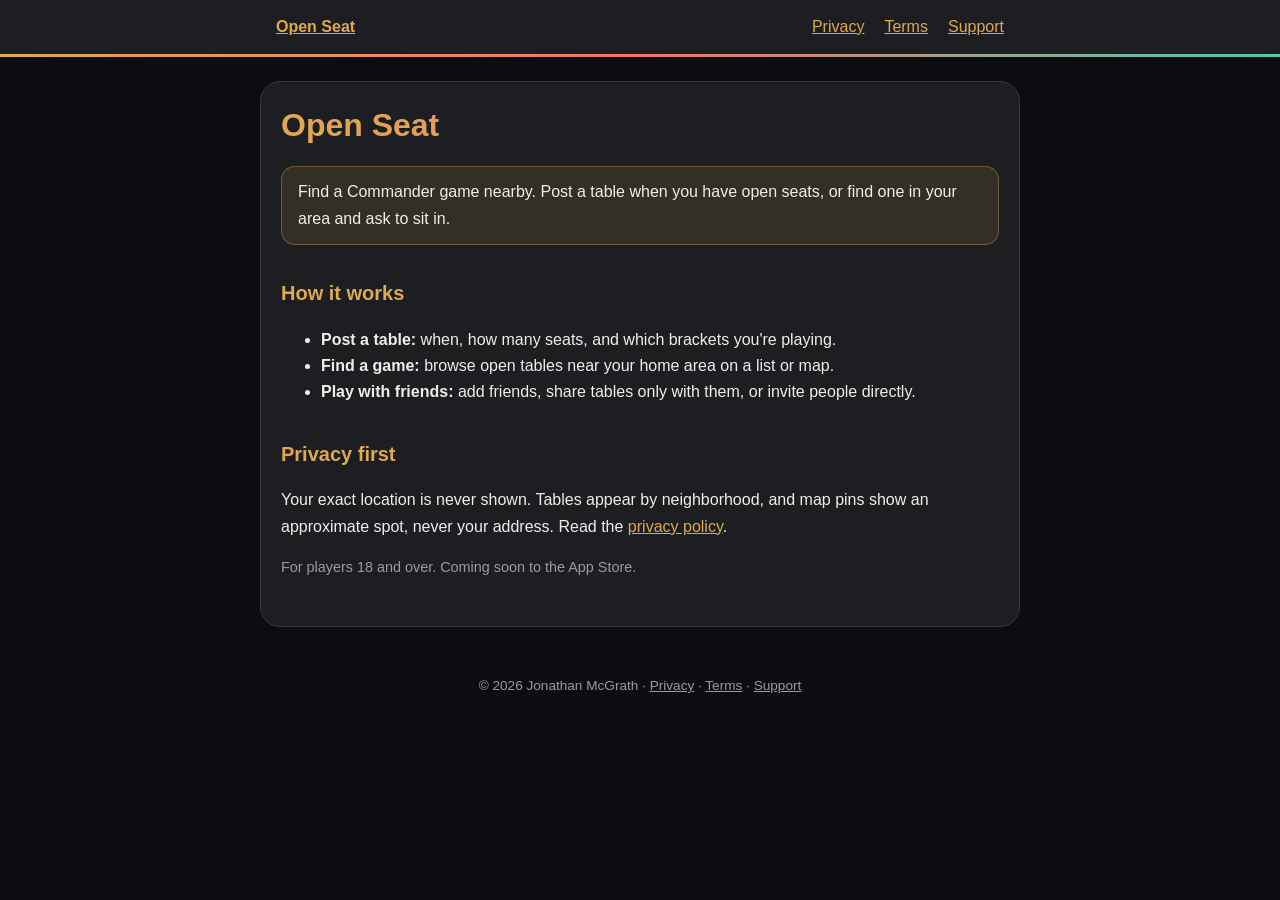
<file: index.html>
<!doctype html>
<html lang="en">
<head>
  <meta charset="utf-8">
  <meta name="viewport" content="width=device-width, initial-scale=1">
  <title>Open Seat</title>
  <meta name="description" content="Find a Commander game nearby.">
  <link rel="stylesheet" href="style.css">
</head>
<body>
  <header>
    <nav>
      <a class="brand" href="index.html">Open Seat</a>
      <a href="privacy.html">Privacy</a>
      <a href="terms.html">Terms</a>
      <a href="support.html">Support</a>
    </nav>
  </header>
  <main>
    <h1>Open Seat</h1>
    <p class="lead">Find a Commander game nearby. Post a table when you have open seats, or find one in your area and ask to sit in.</p>

    <h2>How it works</h2>
    <ul>
      <li><strong>Post a table:</strong> when, how many seats, and which brackets you're playing.</li>
      <li><strong>Find a game:</strong> browse open tables near your home area on a list or map.</li>
      <li><strong>Play with friends:</strong> add friends, share tables only with them, or invite people directly.</li>
    </ul>

    <h2>Privacy first</h2>
    <p>Your exact location is never shown. Tables appear by neighborhood, and map pins show an approximate spot, never your address. Read the <a href="privacy.html">privacy policy</a>.</p>

    <p class="muted">For players 18 and over. Coming soon to the App Store.</p>
  </main>
  <footer>
    &copy; 2026 Jonathan McGrath &middot;
    <a href="privacy.html">Privacy</a> &middot;
    <a href="terms.html">Terms</a> &middot;
    <a href="support.html">Support</a>
  </footer>
</body>
</html>
</file>
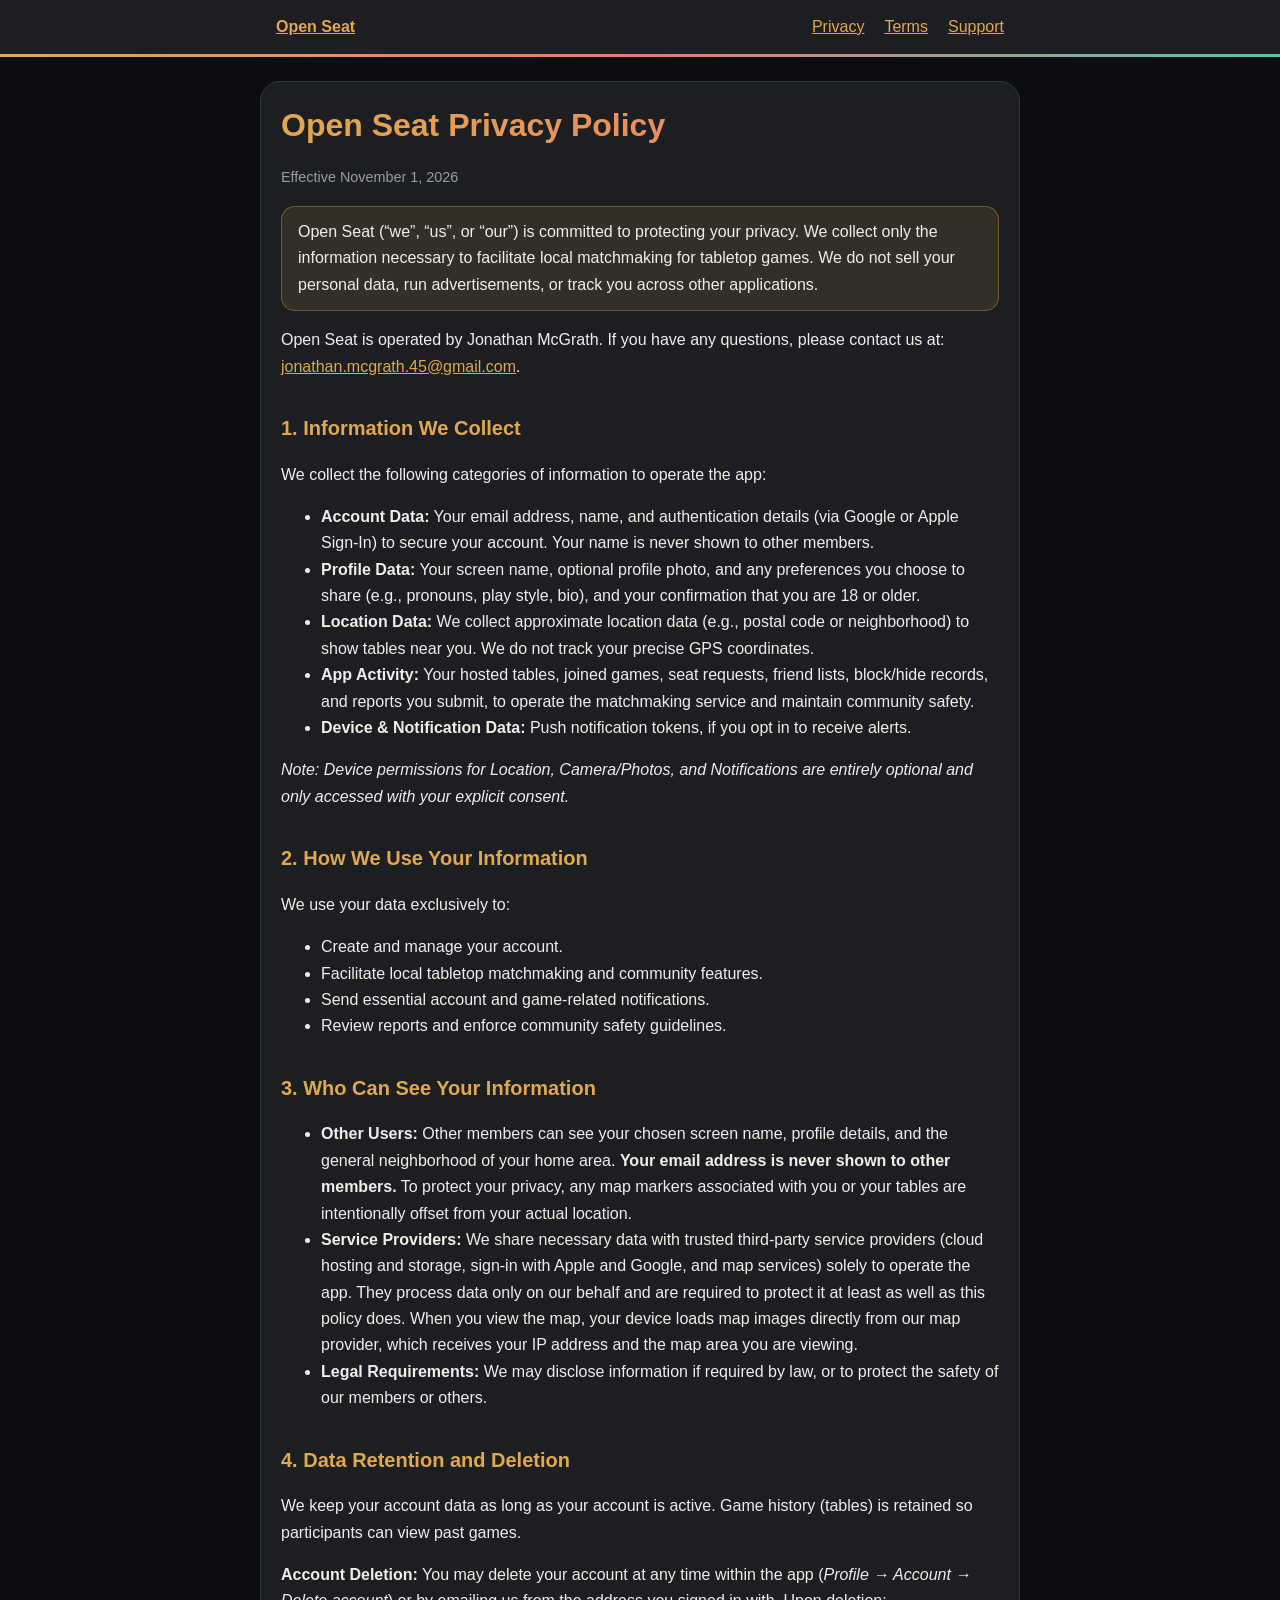
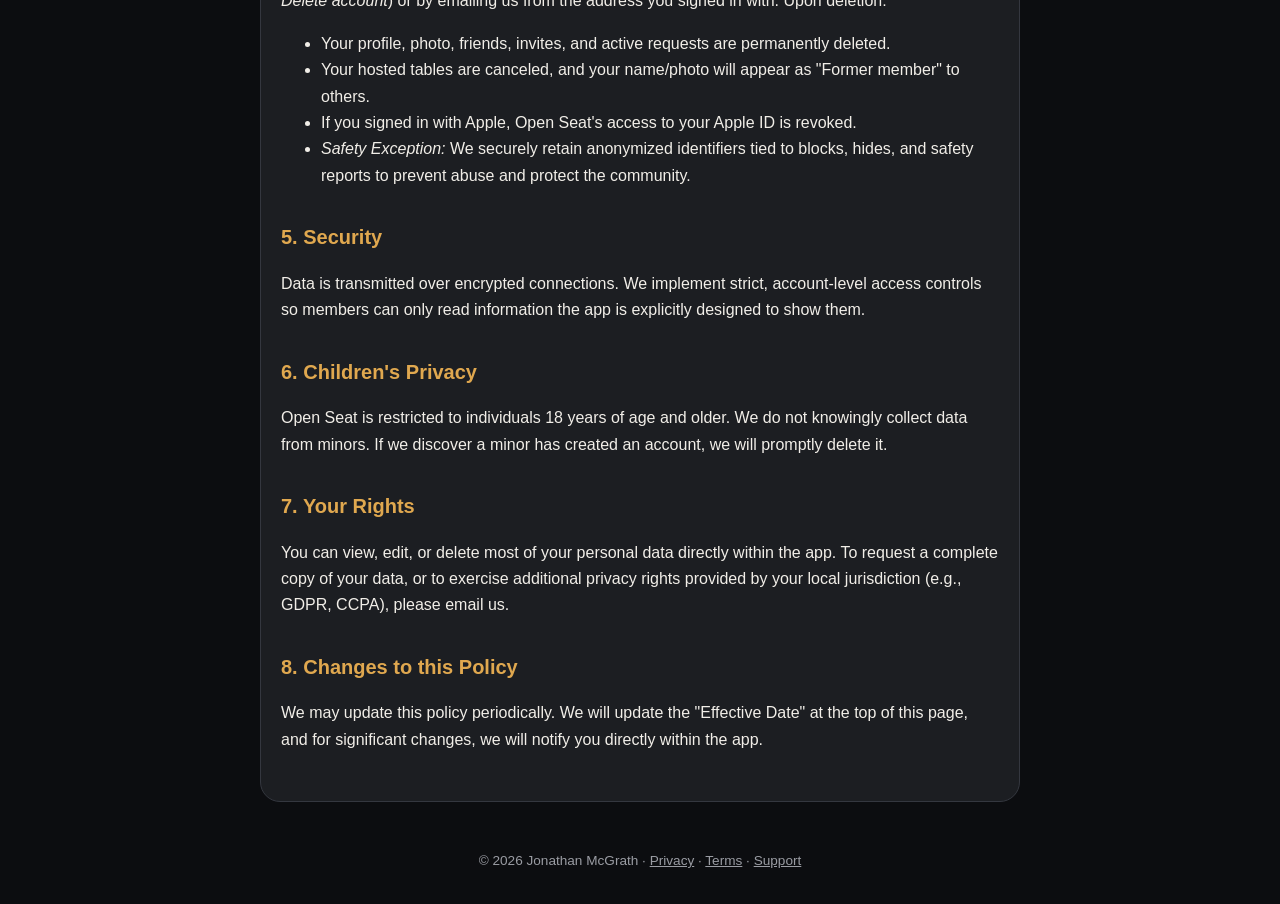
<file: privacy.html>
<!doctype html>
<html lang="en">
<head>
  <meta charset="utf-8">
  <meta name="viewport" content="width=device-width, initial-scale=1">
  <title>Privacy Policy · Open Seat</title>
  <link rel="stylesheet" href="style.css">
</head>
<body>
  <header>
    <nav>
      <a class="brand" href="index.html">Open Seat</a>
      <a href="privacy.html">Privacy</a>
      <a href="terms.html">Terms</a>
      <a href="support.html">Support</a>
    </nav>
  </header>
  <main>
    <h1>Open Seat Privacy Policy</h1>
    <p class="muted">Effective November 1, 2026</p>

    <p class="lead">Open Seat (“we”, “us”, or “our”) is committed to protecting your privacy. We collect only the information necessary to facilitate local matchmaking for tabletop games. We do not sell your personal data, run advertisements, or track you across other applications.</p>

    <p>Open Seat is operated by Jonathan McGrath. If you have any questions, please contact us at: <a href="mailto:jonathan.mcgrath.45@gmail.com">jonathan.mcgrath.45@gmail.com</a>.</p>

    <h2>1. Information We Collect</h2>
    <p>We collect the following categories of information to operate the app:</p>
    <ul>
      <li><strong>Account Data:</strong> Your email address, name, and authentication details (via Google or Apple Sign-In) to secure your account. Your name is never shown to other members.</li>
      <li><strong>Profile Data:</strong> Your screen name, optional profile photo, and any preferences you choose to share (e.g., pronouns, play style, bio), and your confirmation that you are 18 or older.</li>
      <li><strong>Location Data:</strong> We collect approximate location data (e.g., postal code or neighborhood) to show tables near you. We do not track your precise GPS coordinates.</li>
      <li><strong>App Activity:</strong> Your hosted tables, joined games, seat requests, friend lists, block/hide records, and reports you submit, to operate the matchmaking service and maintain community safety.</li>
      <li><strong>Device &amp; Notification Data:</strong> Push notification tokens, if you opt in to receive alerts.</li>
    </ul>
    <p><em>Note: Device permissions for Location, Camera/Photos, and Notifications are entirely optional and only accessed with your explicit consent.</em></p>

    <h2>2. How We Use Your Information</h2>
    <p>We use your data exclusively to:</p>
    <ul>
      <li>Create and manage your account.</li>
      <li>Facilitate local tabletop matchmaking and community features.</li>
      <li>Send essential account and game-related notifications.</li>
      <li>Review reports and enforce community safety guidelines.</li>
    </ul>

    <h2>3. Who Can See Your Information</h2>
    <ul>
      <li><strong>Other Users:</strong> Other members can see your chosen screen name, profile details, and the general neighborhood of your home area. <strong>Your email address is never shown to other members.</strong> To protect your privacy, any map markers associated with you or your tables are intentionally offset from your actual location.</li>
      <li><strong>Service Providers:</strong> We share necessary data with trusted third-party service providers (cloud hosting and storage, sign-in with Apple and Google, and map services) solely to operate the app. They process data only on our behalf and are required to protect it at least as well as this policy does. When you view the map, your device loads map images directly from our map provider, which receives your IP address and the map area you are viewing.</li>
      <li><strong>Legal Requirements:</strong> We may disclose information if required by law, or to protect the safety of our members or others.</li>
    </ul>

    <h2 id="deleting-your-account">4. Data Retention and Deletion</h2>
    <p>We keep your account data as long as your account is active. Game history (tables) is retained so participants can view past games.</p>
    <p><strong>Account Deletion:</strong> You may delete your account at any time within the app (<em>Profile → Account → Delete account</em>) or by emailing us from the address you signed in with. Upon deletion:</p>
    <ul>
      <li>Your profile, photo, friends, invites, and active requests are permanently deleted.</li>
      <li>Your hosted tables are canceled, and your name/photo will appear as "Former member" to others.</li>
      <li>If you signed in with Apple, Open Seat's access to your Apple ID is revoked.</li>
      <li><em>Safety Exception:</em> We securely retain anonymized identifiers tied to blocks, hides, and safety reports to prevent abuse and protect the community.</li>
    </ul>

    <h2>5. Security</h2>
    <p>Data is transmitted over encrypted connections. We implement strict, account-level access controls so members can only read information the app is explicitly designed to show them.</p>

    <h2>6. Children's Privacy</h2>
    <p>Open Seat is restricted to individuals 18 years of age and older. We do not knowingly collect data from minors. If we discover a minor has created an account, we will promptly delete it.</p>

    <h2>7. Your Rights</h2>
    <p>You can view, edit, or delete most of your personal data directly within the app. To request a complete copy of your data, or to exercise additional privacy rights provided by your local jurisdiction (e.g., GDPR, CCPA), please email us.</p>

    <h2>8. Changes to this Policy</h2>
    <p>We may update this policy periodically. We will update the "Effective Date" at the top of this page, and for significant changes, we will notify you directly within the app.</p>
  </main>
  <footer>
    &copy; 2026 Jonathan McGrath &middot;
    <a href="privacy.html">Privacy</a> &middot;
    <a href="terms.html">Terms</a> &middot;
    <a href="support.html">Support</a>
  </footer>
</body>
</html>
</file>
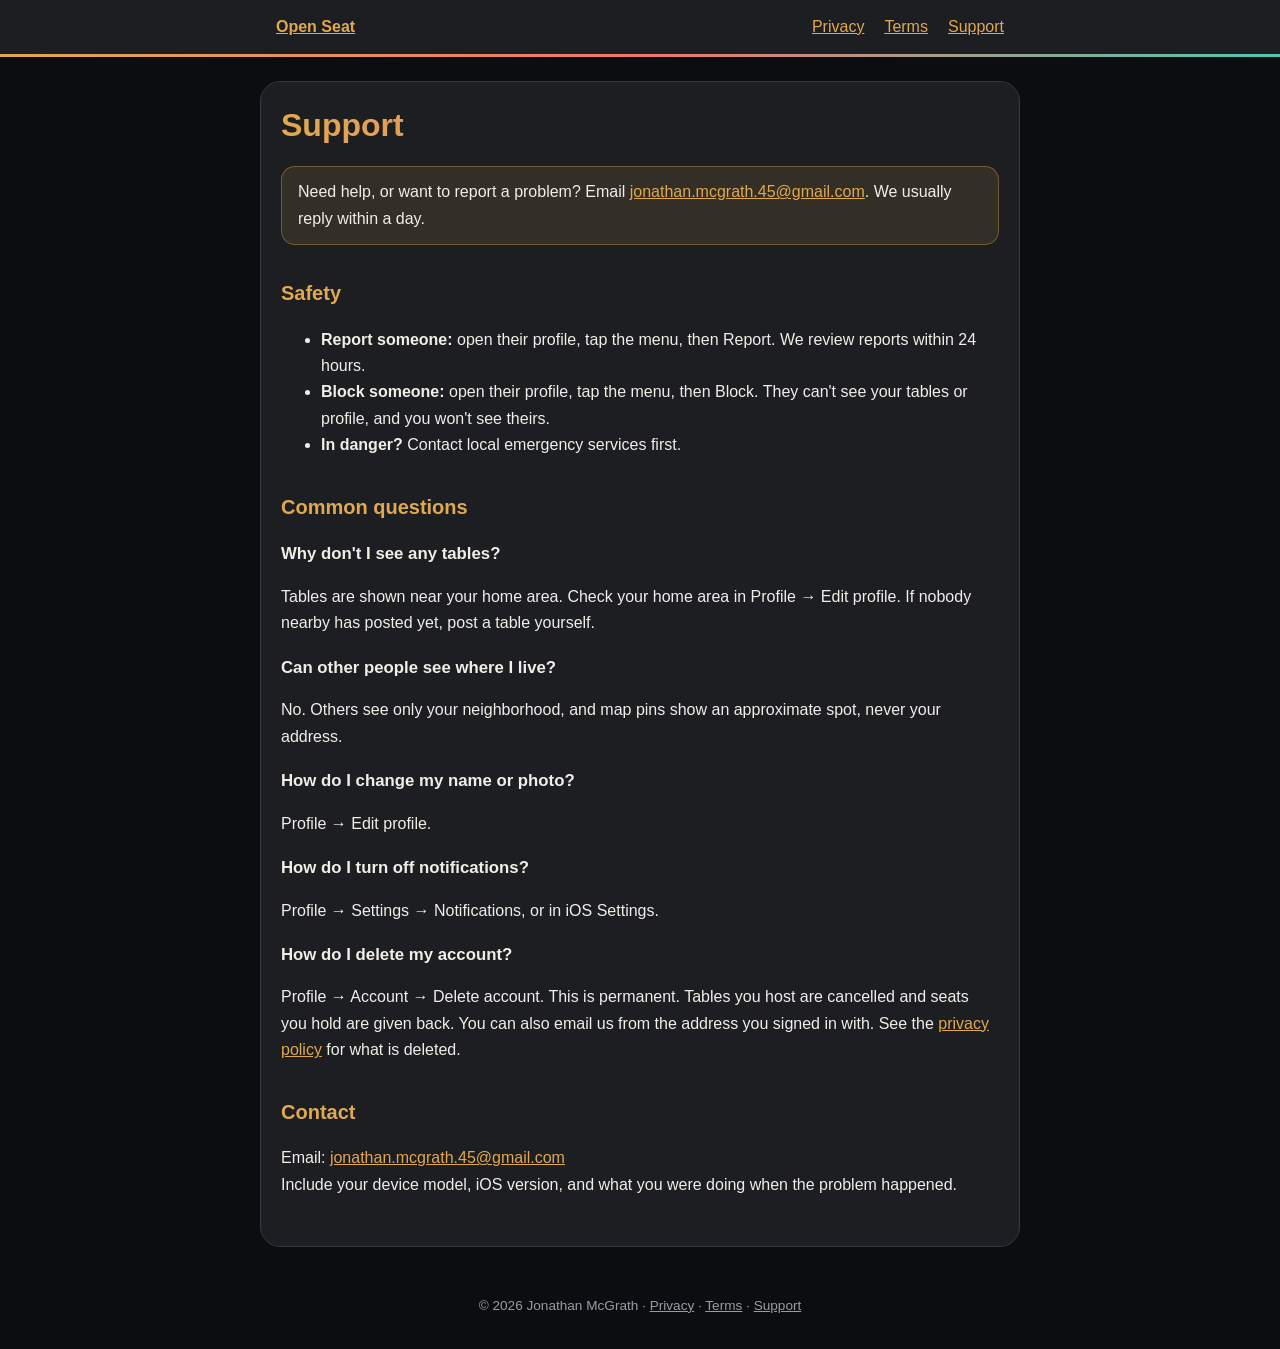
<file: support.html>
<!doctype html>
<html lang="en">
<head>
  <meta charset="utf-8">
  <meta name="viewport" content="width=device-width, initial-scale=1">
  <title>Support · Open Seat</title>
  <link rel="stylesheet" href="style.css">
</head>
<body>
  <header>
    <nav>
      <a class="brand" href="index.html">Open Seat</a>
      <a href="privacy.html">Privacy</a>
      <a href="terms.html">Terms</a>
      <a href="support.html">Support</a>
    </nav>
  </header>
  <main>
    <h1>Support</h1>
    <p class="lead">Need help, or want to report a problem? Email <a href="mailto:jonathan.mcgrath.45@gmail.com">jonathan.mcgrath.45@gmail.com</a>. We usually reply within a day.</p>

    <h2>Safety</h2>
    <ul>
      <li><strong>Report someone:</strong> open their profile, tap the menu, then Report. We review reports within 24 hours.</li>
      <li><strong>Block someone:</strong> open their profile, tap the menu, then Block. They can't see your tables or profile, and you won't see theirs.</li>
      <li><strong>In danger?</strong> Contact local emergency services first.</li>
    </ul>

    <h2>Common questions</h2>

    <h3>Why don't I see any tables?</h3>
    <p>Tables are shown near your home area. Check your home area in Profile → Edit profile. If nobody nearby has posted yet, post a table yourself.</p>

    <h3>Can other people see where I live?</h3>
    <p>No. Others see only your neighborhood, and map pins show an approximate spot, never your address.</p>

    <h3>How do I change my name or photo?</h3>
    <p>Profile → Edit profile.</p>

    <h3>How do I turn off notifications?</h3>
    <p>Profile → Settings → Notifications, or in iOS Settings.</p>

    <h3>How do I delete my account?</h3>
    <p>Profile → Account → Delete account. This is permanent. Tables you host are cancelled and seats you hold are given back. You can also email us from the address you signed in with. See the <a href="privacy.html#deleting-your-account">privacy policy</a> for what is deleted.</p>

    <h2>Contact</h2>
    <p>Email: <a href="mailto:jonathan.mcgrath.45@gmail.com">jonathan.mcgrath.45@gmail.com</a><br>
    Include your device model, iOS version, and what you were doing when the problem happened.</p>
  </main>
  <footer>
    &copy; 2026 Jonathan McGrath &middot;
    <a href="privacy.html">Privacy</a> &middot;
    <a href="terms.html">Terms</a> &middot;
    <a href="support.html">Support</a>
  </footer>
</body>
</html>
</file>
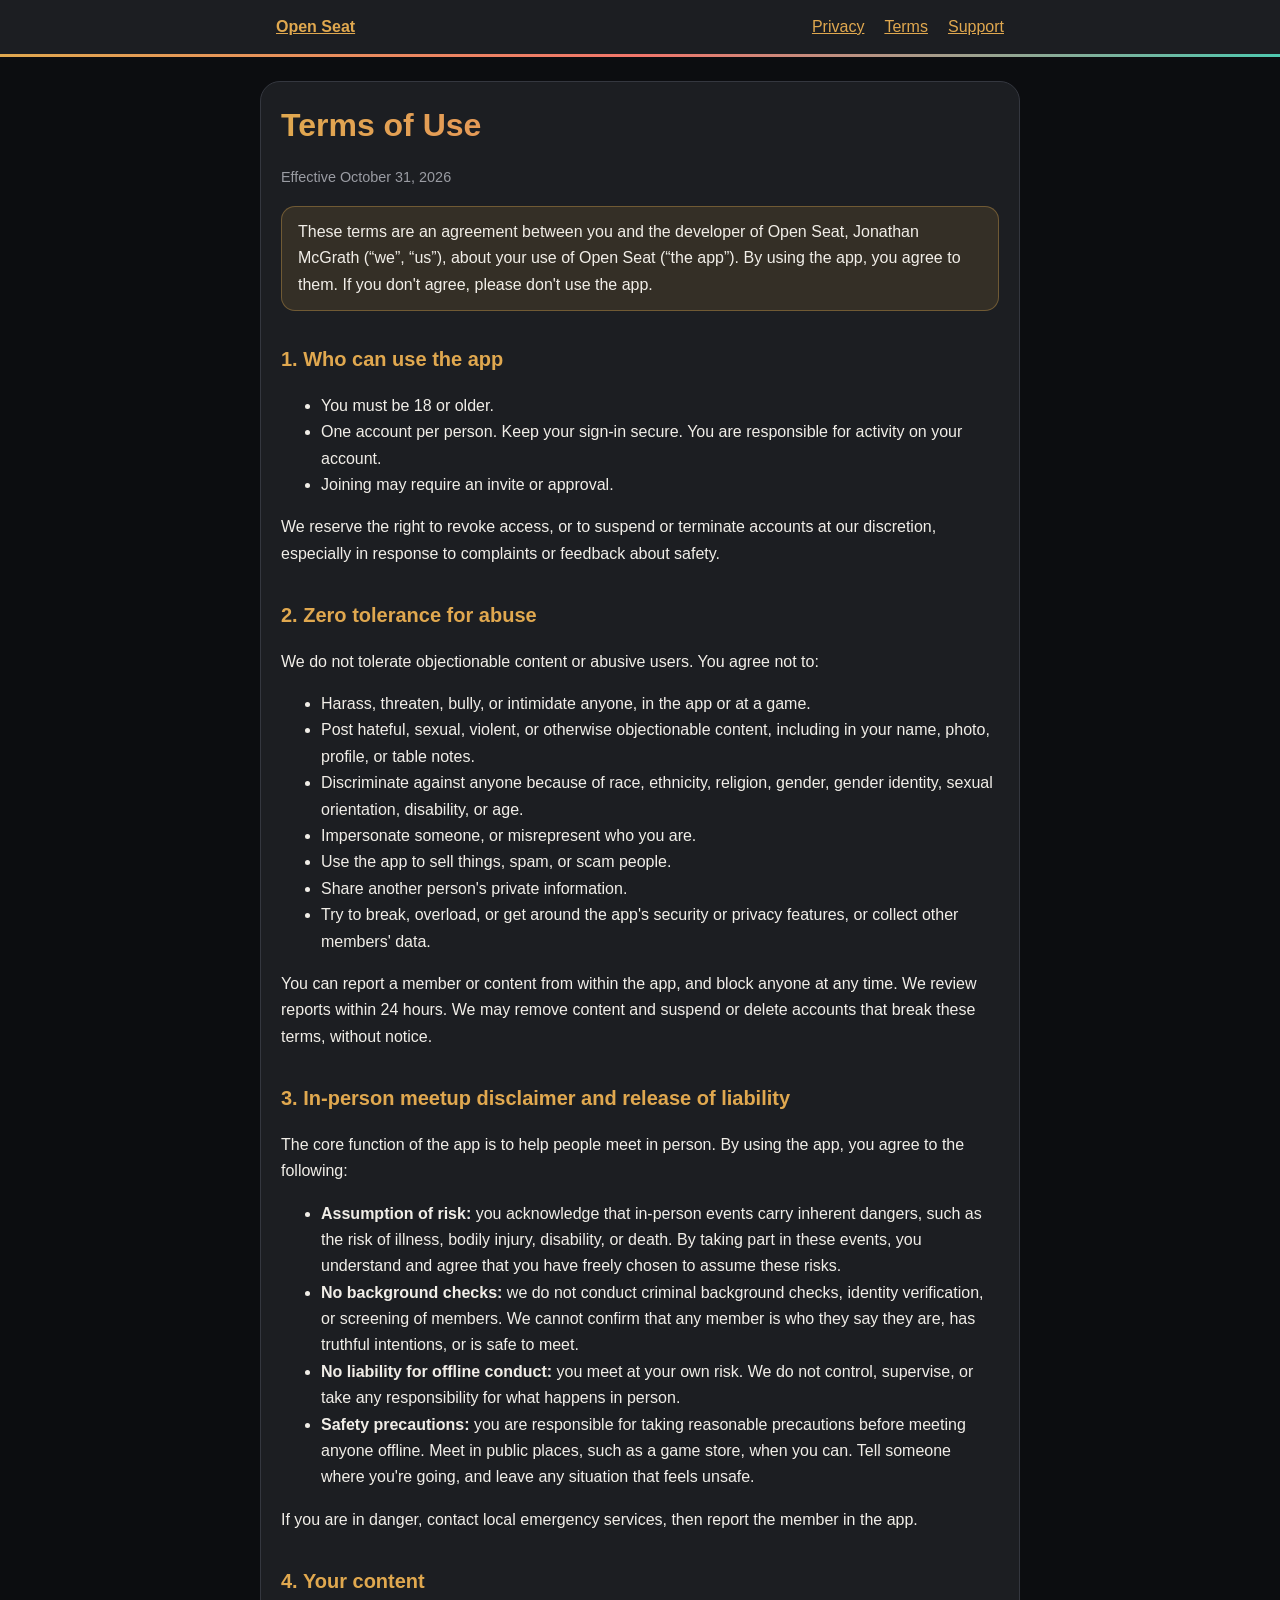
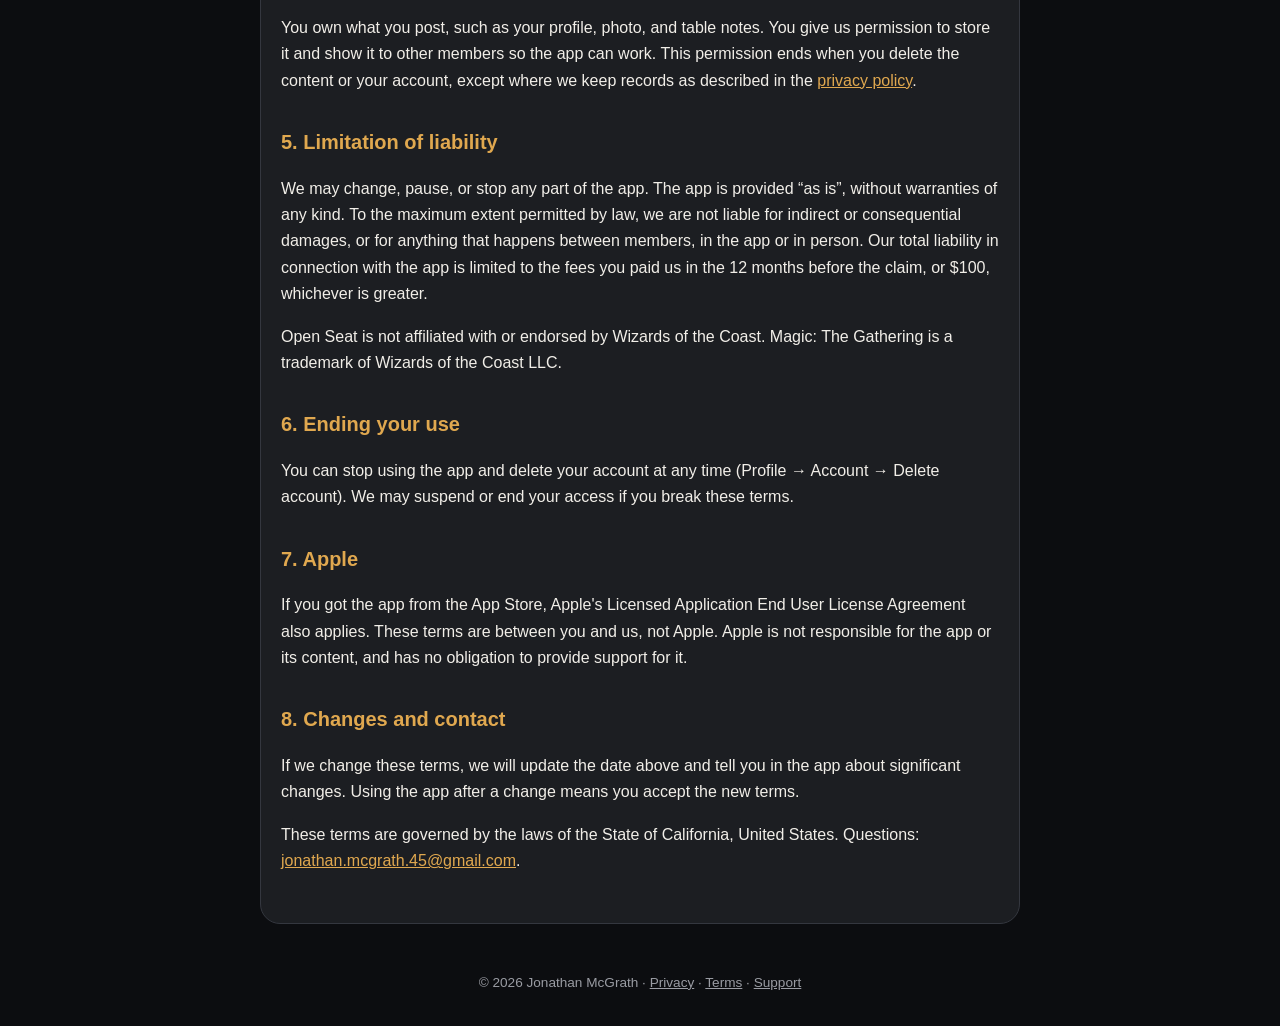
<file: terms.html>
<!doctype html>
<html lang="en">
<head>
  <meta charset="utf-8">
  <meta name="viewport" content="width=device-width, initial-scale=1">
  <title>Terms of Use · Open Seat</title>
  <link rel="stylesheet" href="style.css">
</head>
<body>
  <header>
    <nav>
      <a class="brand" href="index.html">Open Seat</a>
      <a href="privacy.html">Privacy</a>
      <a href="terms.html">Terms</a>
      <a href="support.html">Support</a>
    </nav>
  </header>
  <main>
    <h1>Terms of Use</h1>
    <p class="muted">Effective October 31, 2026</p>

    <p class="lead">These terms are an agreement between you and the developer of Open Seat, Jonathan McGrath (“we”, “us”), about your use of Open Seat (“the app”). By using the app, you agree to them. If you don't agree, please don't use the app.</p>

    <h2>1. Who can use the app</h2>
    <ul>
      <li>You must be 18 or older.</li>
      <li>One account per person. Keep your sign-in secure. You are responsible for activity on your account.</li>
      <li>Joining may require an invite or approval.</li>
    </ul>
    <p>We reserve the right to revoke access, or to suspend or terminate accounts at our discretion, especially in response to complaints or feedback about safety.</p>

    <h2>2. Zero tolerance for abuse</h2>
    <p>We do not tolerate objectionable content or abusive users. You agree not to:</p>
    <ul>
      <li>Harass, threaten, bully, or intimidate anyone, in the app or at a game.</li>
      <li>Post hateful, sexual, violent, or otherwise objectionable content, including in your name, photo, profile, or table notes.</li>
      <li>Discriminate against anyone because of race, ethnicity, religion, gender, gender identity, sexual orientation, disability, or age.</li>
      <li>Impersonate someone, or misrepresent who you are.</li>
      <li>Use the app to sell things, spam, or scam people.</li>
      <li>Share another person's private information.</li>
      <li>Try to break, overload, or get around the app's security or privacy features, or collect other members' data.</li>
    </ul>
    <p>You can report a member or content from within the app, and block anyone at any time. We review reports within 24 hours. We may remove content and suspend or delete accounts that break these terms, without notice.</p>

    <h2>3. In-person meetup disclaimer and release of liability</h2>
    <p>The core function of the app is to help people meet in person. By using the app, you agree to the following:</p>
    <ul>
      <li><strong>Assumption of risk:</strong> you acknowledge that in-person events carry inherent dangers, such as the risk of illness, bodily injury, disability, or death. By taking part in these events, you understand and agree that you have freely chosen to assume these risks.</li>
      <li><strong>No background checks:</strong> we do not conduct criminal background checks, identity verification, or screening of members. We cannot confirm that any member is who they say they are, has truthful intentions, or is safe to meet.</li>
      <li><strong>No liability for offline conduct:</strong> you meet at your own risk. We do not control, supervise, or take any responsibility for what happens in person.</li>
      <li><strong>Safety precautions:</strong> you are responsible for taking reasonable precautions before meeting anyone offline. Meet in public places, such as a game store, when you can. Tell someone where you're going, and leave any situation that feels unsafe.</li>
    </ul>
    <p>If you are in danger, contact local emergency services, then report the member in the app.</p>

    <h2>4. Your content</h2>
    <p>You own what you post, such as your profile, photo, and table notes. You give us permission to store it and show it to other members so the app can work. This permission ends when you delete the content or your account, except where we keep records as described in the <a href="privacy.html">privacy policy</a>.</p>

    <h2>5. Limitation of liability</h2>
    <p>We may change, pause, or stop any part of the app. The app is provided “as is”, without warranties of any kind. To the maximum extent permitted by law, we are not liable for indirect or consequential damages, or for anything that happens between members, in the app or in person. Our total liability in connection with the app is limited to the fees you paid us in the 12 months before the claim, or $100, whichever is greater.</p>
    <p>Open Seat is not affiliated with or endorsed by Wizards of the Coast. Magic: The Gathering is a trademark of Wizards of the Coast LLC.</p>

    <h2>6. Ending your use</h2>
    <p>You can stop using the app and delete your account at any time (Profile → Account → Delete account). We may suspend or end your access if you break these terms.</p>

    <h2>7. Apple</h2>
    <p>If you got the app from the App Store, Apple's Licensed Application End User License Agreement also applies. These terms are between you and us, not Apple. Apple is not responsible for the app or its content, and has no obligation to provide support for it.</p>

    <h2>8. Changes and contact</h2>
    <p>If we change these terms, we will update the date above and tell you in the app about significant changes. Using the app after a change means you accept the new terms.</p>
    <p>These terms are governed by the laws of the State of California, United States. Questions: <a href="mailto:jonathan.mcgrath.45@gmail.com">jonathan.mcgrath.45@gmail.com</a>.</p>
  </main>
  <footer>
    &copy; 2026 Jonathan McGrath &middot;
    <a href="privacy.html">Privacy</a> &middot;
    <a href="terms.html">Terms</a> &middot;
    <a href="support.html">Support</a>
  </footer>
</body>
</html>
</file>
<file: style.css>
/* Open Seat site: the app's palette on a dark page. */
:root {
  --bg: #0c0d10;
  --surface: #1c1e22;
  --outline: #34373f;
  --text: #f1eee8;
  --muted: #9a9ca3;
  --amber: #e0a84f;
  --coral: #f2766b;
  --teal: #4fc9b0;
}

* { box-sizing: border-box; }

body {
  margin: 0;
  background: var(--bg);
  color: var(--text);
  font: 16px/1.65 -apple-system, BlinkMacSystemFont, "Segoe UI", Roboto, sans-serif;
}

header {
  border-bottom: 3px solid;
  border-image: linear-gradient(90deg, var(--amber), var(--coral), var(--teal)) 1;
  background: var(--surface);
}
header nav {
  max-width: 760px;
  margin: 0 auto;
  padding: 14px 16px;
  display: flex;
  flex-wrap: wrap;
  gap: 8px 20px;
  align-items: center;
}
header .brand {
  font-weight: 700;
  color: var(--amber);
  margin-right: auto;
}

main {
  max-width: 760px;
  margin: 24px auto 48px;
  padding: 24px 20px 32px;
  background: var(--surface);
  border: 1px solid var(--outline);
  border-radius: 20px;
}
@media (max-width: 800px) {
  main { margin: 16px; }
}

h1 {
  margin-top: 0;
  font-size: 2rem;
  line-height: 1.2;
  background: linear-gradient(90deg, var(--amber), var(--coral));
  -webkit-background-clip: text;
  background-clip: text;
  color: transparent;
}
h2 {
  margin-top: 2rem;
  color: var(--amber);
  font-size: 1.25rem;
}
h3 { font-size: 1.05rem; margin-bottom: 0.3rem; }

a { color: var(--amber); }
.muted { color: var(--muted); font-size: 0.9rem; }

.lead {
  background: rgba(224, 168, 79, 0.12);
  border: 1px solid rgba(224, 168, 79, 0.35);
  border-radius: 14px;
  padding: 12px 16px;
}

table {
  width: 100%;
  border-collapse: collapse;
  font-size: 0.92rem;
  margin: 12px 0;
}
th, td {
  text-align: left;
  vertical-align: top;
  padding: 8px 10px;
  border-bottom: 1px solid var(--outline);
}
th { color: var(--amber); }
.table-wrap { overflow-x: auto; }

footer {
  text-align: center;
  color: var(--muted);
  font-size: 0.85rem;
  padding: 0 16px 32px;
}
footer a { color: var(--muted); }
</file>
